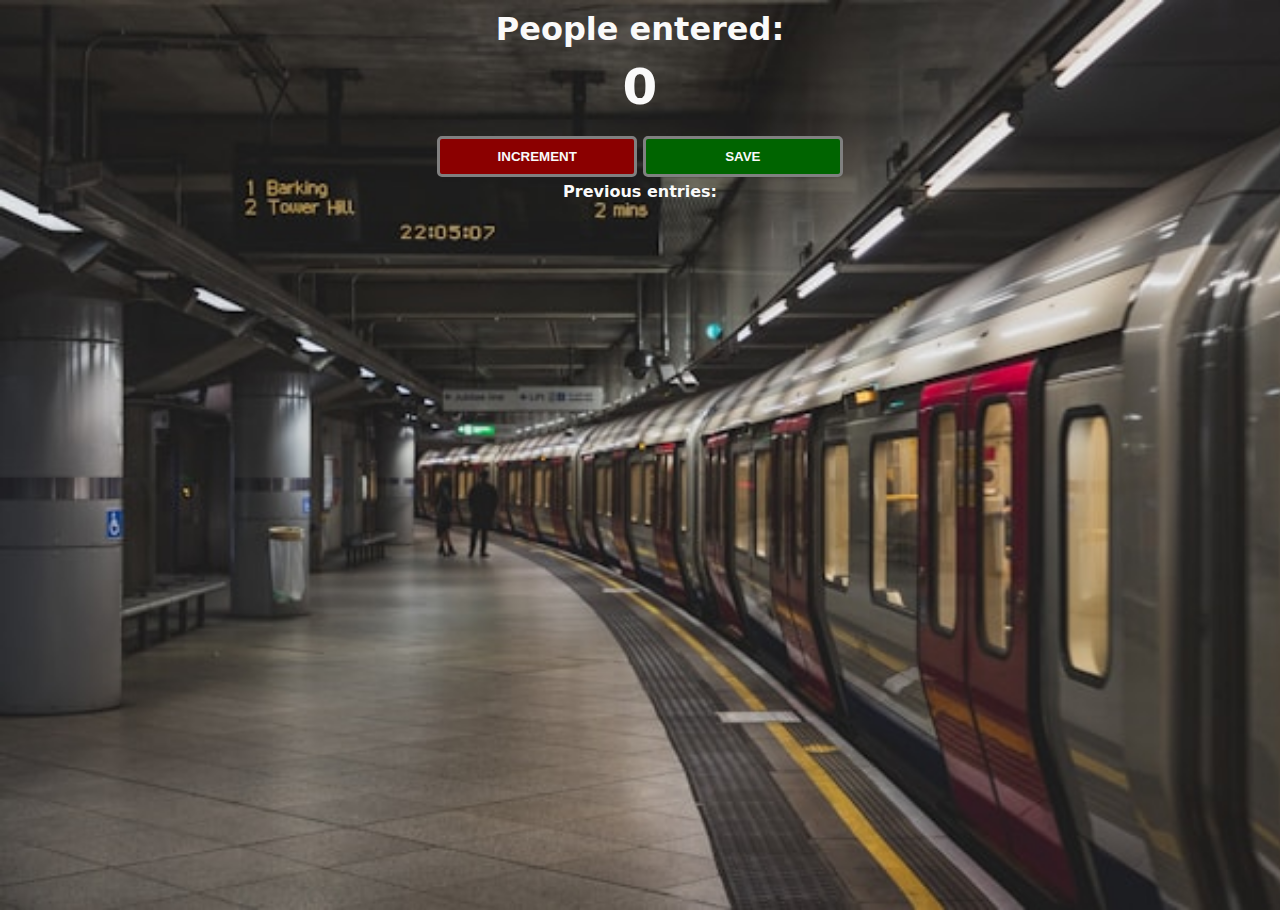
<file: index.html>
<!DOCTYPE html>
<html lang="en">
  <head>
    <meta charset="UTF-8" />
    <meta name="viewport" content="width=device-width, initial-scale=1.0" />
    <title>Counter</title>
    <link rel="stylesheet" href="./css/style.css" />
  </head>
  <body>
    <div class="container">
      <h1>People entered:</h1>
      <h2 id="count-element">0</h2>
      <!-- create an INCREMENT button with the id="increment-button" -->
      <button id="increment-button" onclick="increment()">INCREMENT</button>
      <button id="save-button" onclick="save()">SAVE</button>
      <p id="save-el">Previous entries:</p>
    </div>
    <script src="./scripts/script.js" defer></script>
  </body>
</html>
</file>
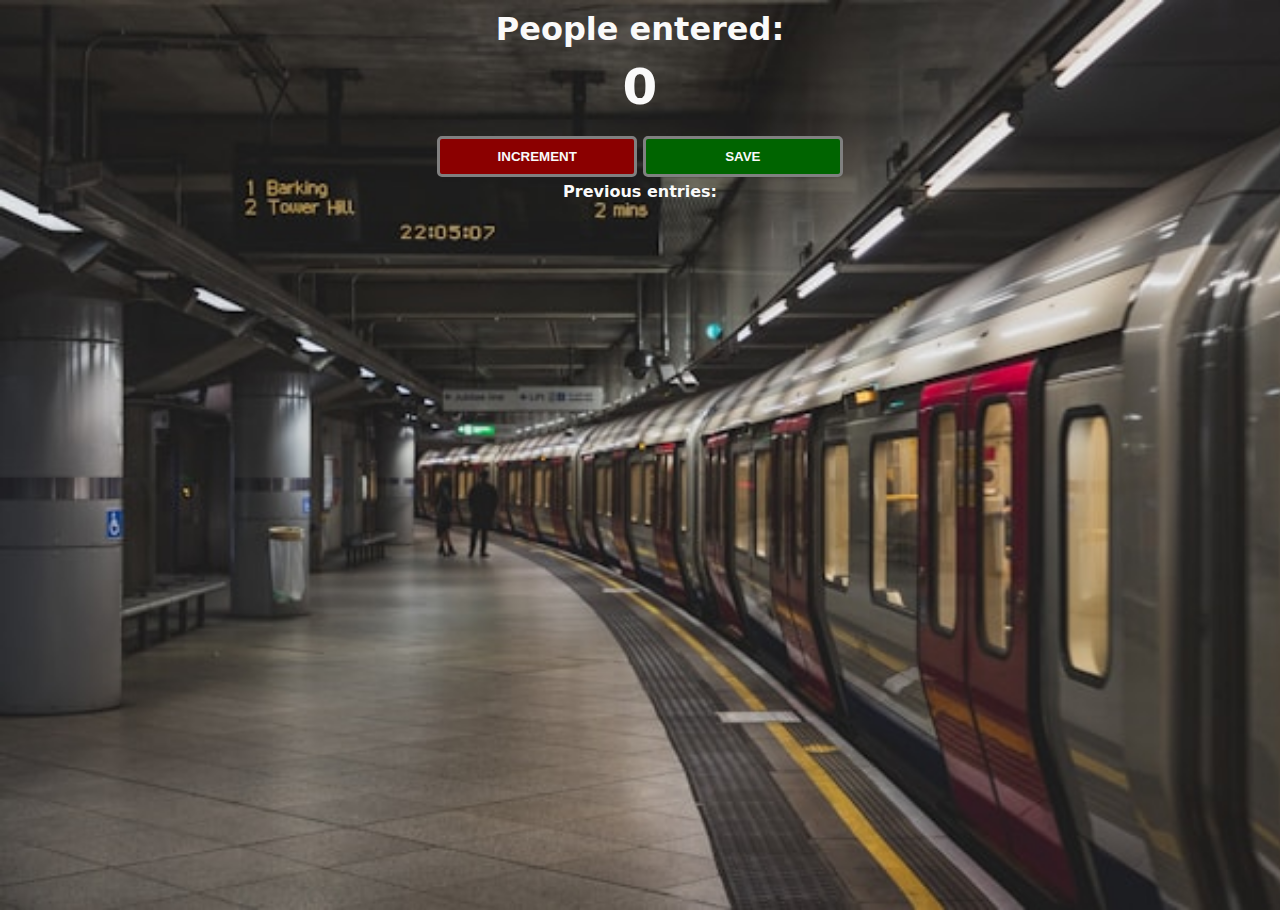
<file: html/index.html>
<!DOCTYPE html>
<html lang="en">
  <head>
    <meta charset="UTF-8" />
    <meta name="viewport" content="width=device-width, initial-scale=1.0" />
    <title>Counter</title>
    <link rel="stylesheet" href="/css/style.css" />
  </head>
  <body>
    <div class="container">
      <h1>People entered:</h1>
      <h2 id="count-element">0</h2>
      <!-- create an INCREMENT button with the id="increment-button" -->
      <button id="increment-button" onclick="increment()">INCREMENT</button>
      <button id="save-button" onclick="save()">SAVE</button>
      <p id="save-el">Previous entries:</p>
    </div>
    <script src="/scripts/script.js" defer></script>
  </body>
</html>
</file>
<file: css/style.css>
* {
  margin: 0;
  box-sizing: border-box;
}

body {
  background-image: url(../assets/img/joel_de_vriend_subway.jpg);
  background-size: cover;
  font-family: system-ui, -apple-system, BlinkMacSystemFont, "Helvetica Neue",
    "Segoe UI", Roboto, Oxygen, Ubuntu, Cantarell, "Open Sans", sans-serif;
  font-weight: bold;
  text-align: center;
  height: 100svh;
  color: #fafafa;
}

.container {
}
h1 {
  margin: 10px 0;
}

h2 {
  font-size: 50px;
  margin: 0 0 20px 0;
}

button {
  border: solid grey;
  padding: 10px 0;
  color: #fafafa;
  font-weight: bold;
  width: 200px;
  margin: 0 0 5px 0;
  border-radius: 5px;
}
#increment-button {
  background: darkred;
}
#save-button {
  background: darkgreen;
}
</file>
